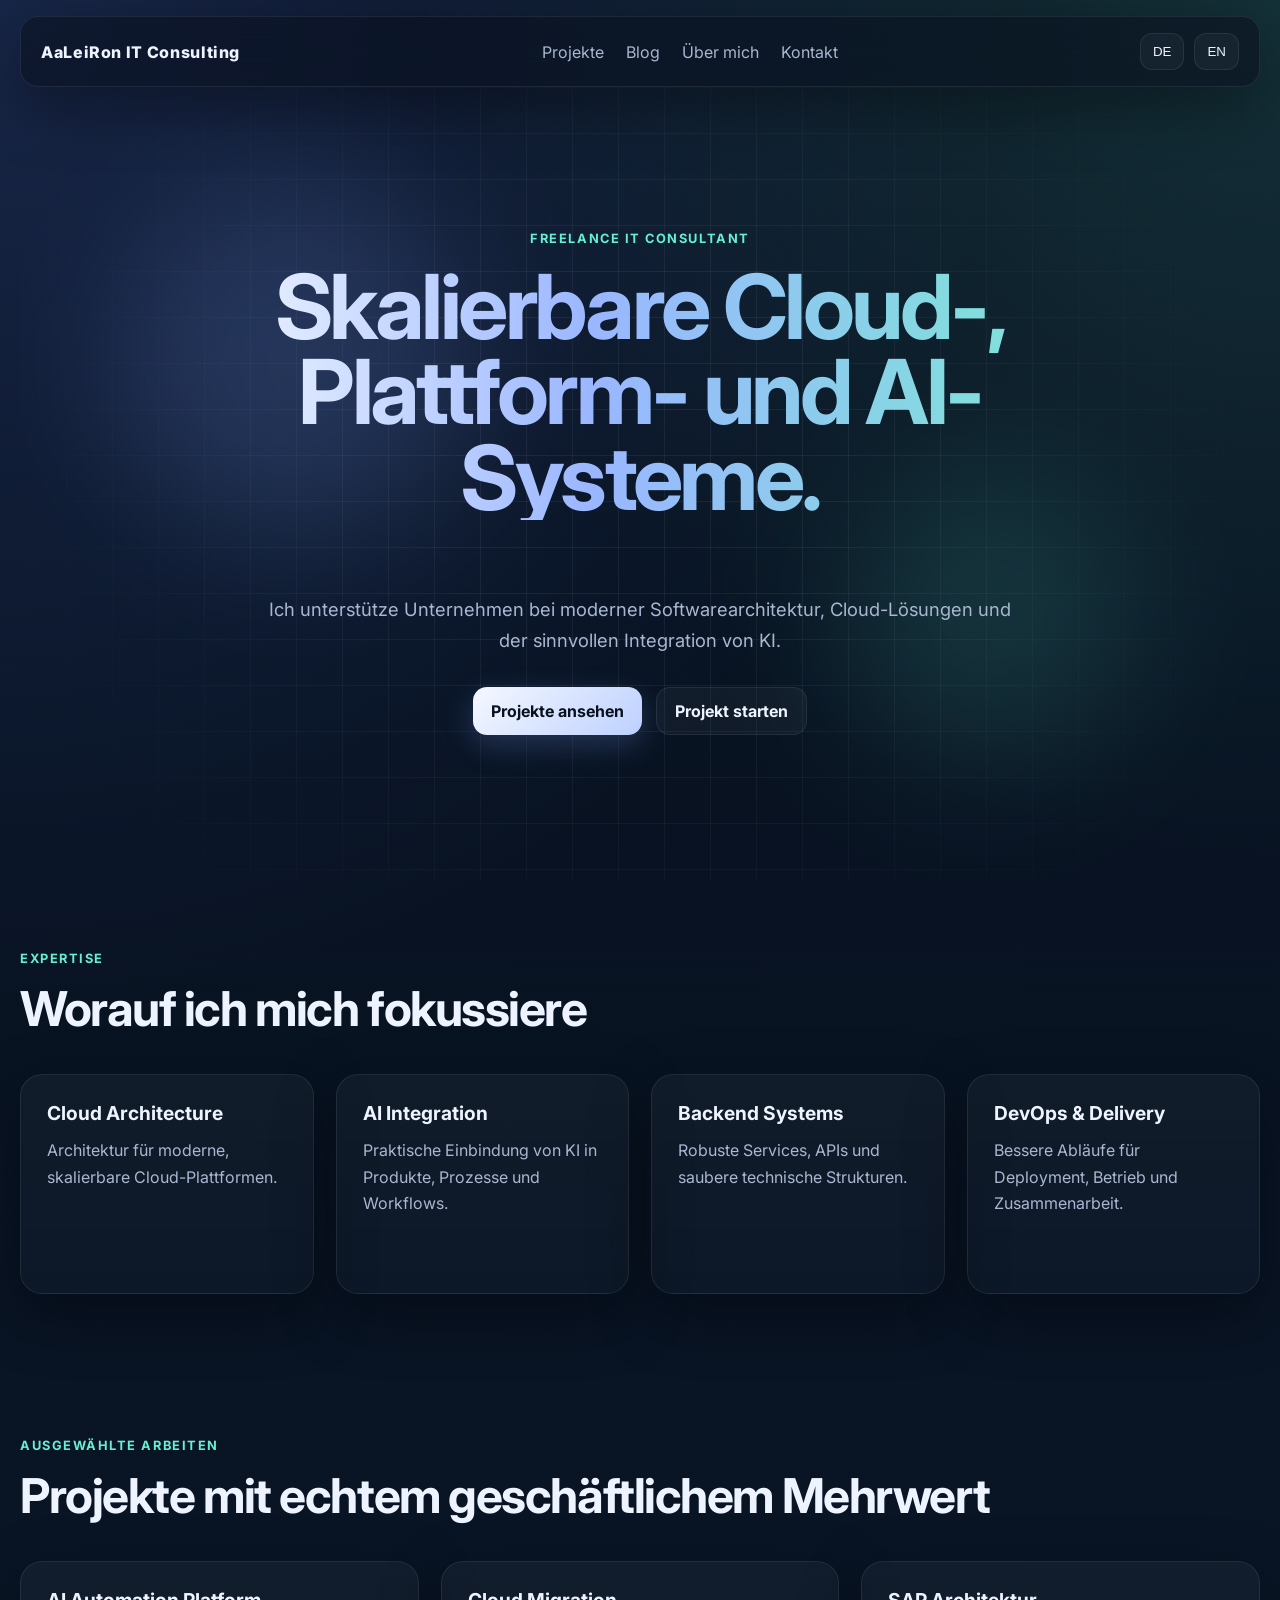
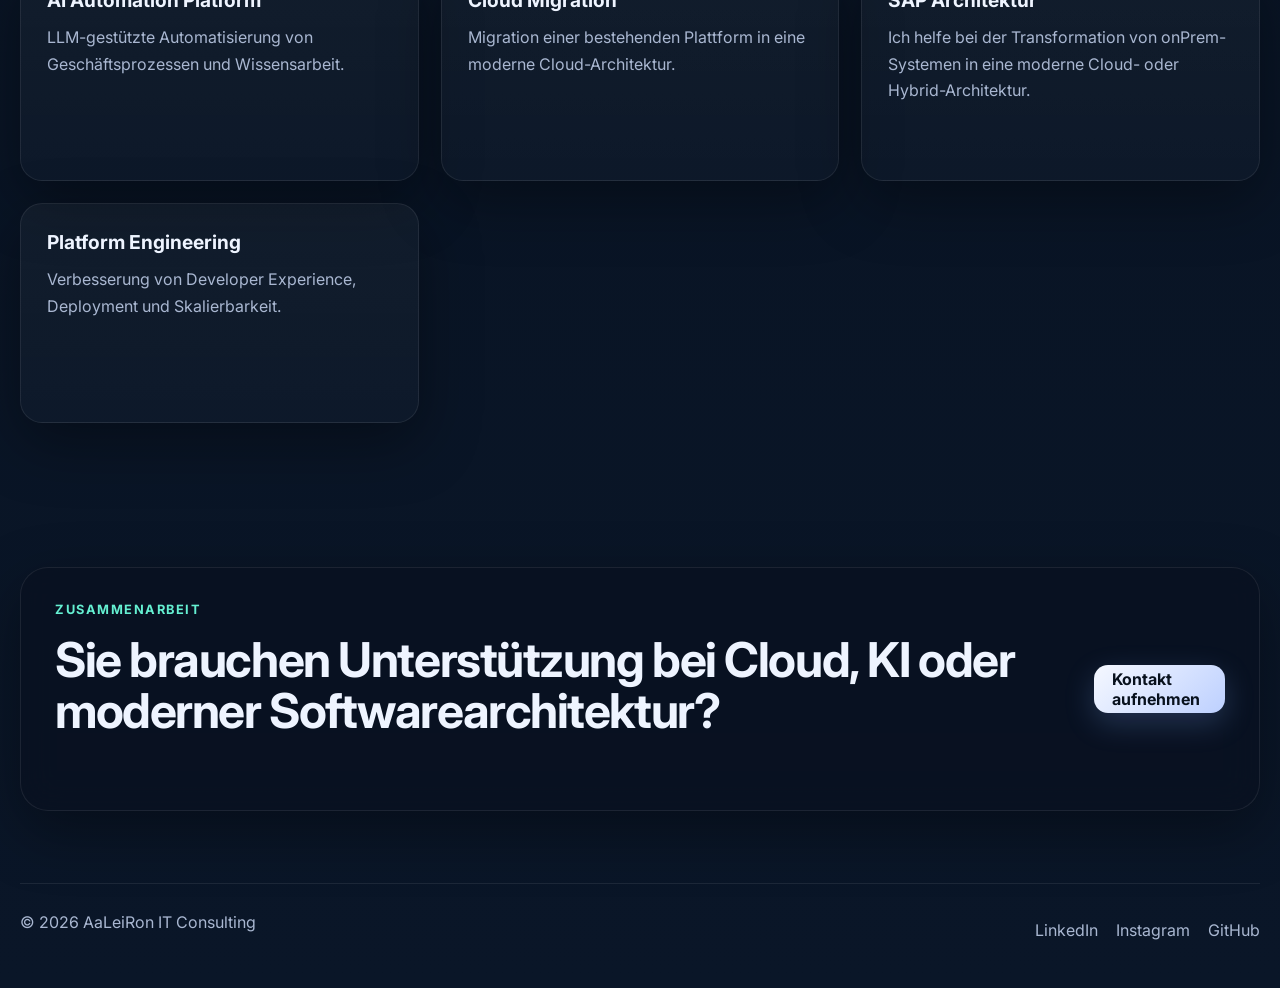
<file: index.html>
<!DOCTYPE html>
<html lang="de">
<head>
  <meta charset="UTF-8">
  <meta name="viewport" content="width=device-width, initial-scale=1.0">
  <title>Aaron | IT Consultant</title>
  <meta name="description" content="Freelance IT Consultant for cloud architecture, AI systems and scalable software.">
  <link rel="preconnect" href="https://fonts.googleapis.com">
  <link rel="preconnect" href="https://fonts.gstatic.com" crossorigin>
  <link href="https://fonts.googleapis.com/css2?family=Inter:wght@300;400;500;600;700;800&display=swap" rel="stylesheet">
  <link rel="stylesheet" href="css/style.css">
  <link rel="stylesheet" href="css/animations.css">
</head>
<body>
  <div class="page-shell">
    <header class="site-header glass">
      <a class="brand" href="index.html">AaLeiRon IT Consulting</a>
      <nav class="site-nav">
        <a href="projects.html" data-text="nav.projects">Projects</a>
        <a href="blog.html" data-text="nav.blog">Blog</a>
        <a href="about.html" data-text="nav.about">About</a>
        <a href="contact.html" data-text="nav.contact">Contact</a>
      </nav>
      <div class="header-actions">
        <button class="lang-btn" data-lang-switch="de">DE</button>
        <button class="lang-btn" data-lang-switch="en">EN</button>
      </div>
    </header>

    <main>
      <section class="hero section">
        <div class="hero-bg">
          <div class="grid-layer"></div>
          <div class="glow glow-a"></div>
          <div class="glow glow-b"></div>
        </div>

        <div class="hero-content reveal">
          <p class="eyebrow" data-text="home.eyebrow">Freelance IT Consultant</p>
          <h1 data-text="home.title">Building scalable cloud and AI systems.</h1>
          <p class="hero-copy" data-text="home.subtitle">I help companies design, build and improve modern digital platforms.</p>
          <div class="hero-actions">
            <a class="btn btn-primary" href="projects.html" data-text="home.primaryCta">View projects</a>
            <a class="btn btn-secondary" href="contact.html" data-text="home.secondaryCta">Start a project</a>
          </div>
        </div>
      </section>

      <section class="section reveal">
        <div class="section-head">
          <p class="eyebrow" data-text="home.skillsEyebrow">Expertise</p>
          <h2 data-text="home.skillsTitle">What I focus on</h2>
        </div>
        <div class="cards cards-4" id="home-skills"></div>
      </section>

      <section class="section reveal">
        <div class="section-head">
          <p class="eyebrow" data-text="home.projectsEyebrow">Selected work</p>
          <h2 data-text="home.projectsTitle">Projects that create real business value</h2>
        </div>
        <div class="cards cards-3" id="home-projects"></div>
      </section>

      <section class="section reveal">
        <div class="cta-panel glass">
          <div>
            <p class="eyebrow" data-text="home.ctaEyebrow">Let’s work together</p>
            <h2 data-text="home.ctaTitle">Need support with cloud, AI or modern software architecture?</h2>
          </div>
          <a class="btn btn-primary" href="contact.html" data-text="home.ctaButton">Get in touch</a>
        </div>
      </section>
    </main>

    <footer class="site-footer">
      <p>© 2026 AaLeiRon IT Consulting</p>
      <div class="footer-links">
        <a href="https://www.linkedin.com/in/aaron-leimhofer-655405397/" target="_blank" rel="noreferrer">LinkedIn</a>
        <a href="https://www.instagram.com/" target="_blank" rel="noreferrer">Instagram</a>
        <a href="https://github.com/AaLeiRon" target="_blank" rel="noreferrer">GitHub</a>
      </div>
    </footer>
  </div>

  <script src="js/content.js"></script>
  <script src="js/site.js"></script>
</body>
</html>
</file>
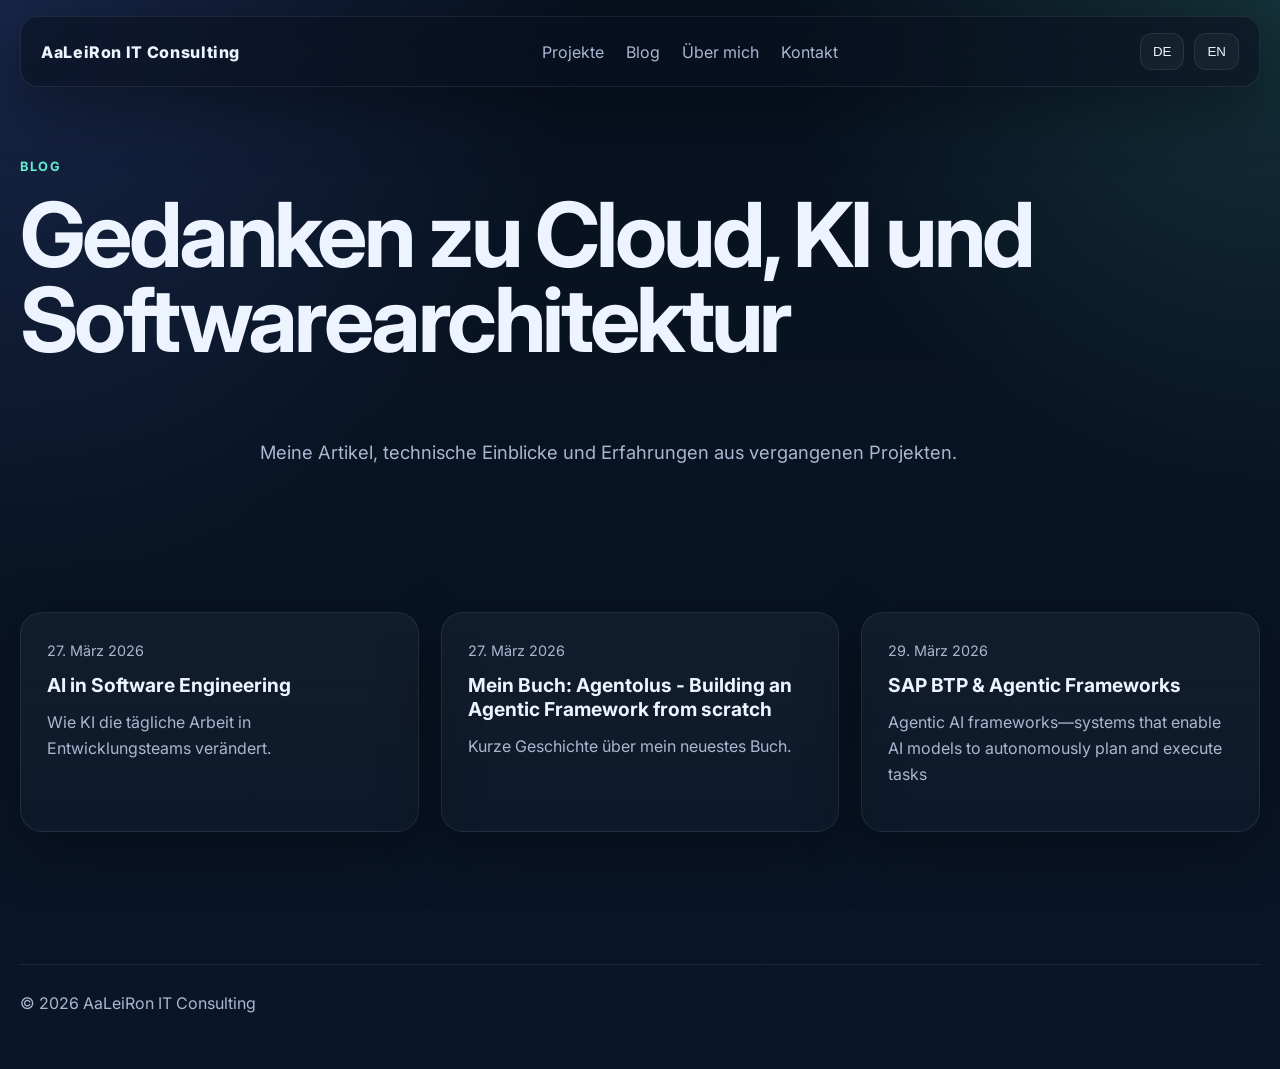
<file: blog.html>
<!DOCTYPE html>
<html lang="de">
<head>
  <meta charset="UTF-8">
  <meta name="viewport" content="width=device-width, initial-scale=1.0">
  <title>Blog | Aaron</title>
  <link rel="preconnect" href="https://fonts.googleapis.com">
  <link rel="preconnect" href="https://fonts.gstatic.com" crossorigin>
  <link href="https://fonts.googleapis.com/css2?family=Inter:wght@300;400;500;600;700;800&display=swap" rel="stylesheet">
  <link rel="stylesheet" href="css/style.css">
  <link rel="stylesheet" href="css/animations.css">
</head>
<body>
  <div class="page-shell">
    <header class="site-header glass">
      <a class="brand" href="index.html">AaLeiRon IT Consulting</a>
      <nav class="site-nav">
        <a href="projects.html" data-text="nav.projects">Projects</a>
        <a href="blog.html" data-text="nav.blog">Blog</a>
        <a href="about.html" data-text="nav.about">About</a>
        <a href="contact.html" data-text="nav.contact">Contact</a>
      </nav>
      <div class="header-actions">
        <button class="lang-btn" data-lang-switch="de">DE</button>
        <button class="lang-btn" data-lang-switch="en">EN</button>
      </div>
    </header>

    <main class="page-main">
      <section class="section reveal">
        <div class="page-intro">
          <p class="eyebrow" data-text="blog.eyebrow">Blog</p>
          <h1 data-text="blog.title"></h1>
          <p class="lead" data-text="blog.intro"></p>
        </div>
      </section>

      <section class="section reveal">
        <div class="cards cards-3" id="blog-list"></div>
      </section>

    </main>

    <footer class="site-footer"><p>© 2026 AaLeiRon IT Consulting</p></footer>
  </div>
  <script src="js/content.js"></script>
  <script src="js/site.js"></script>
</body>
</html>
</file>
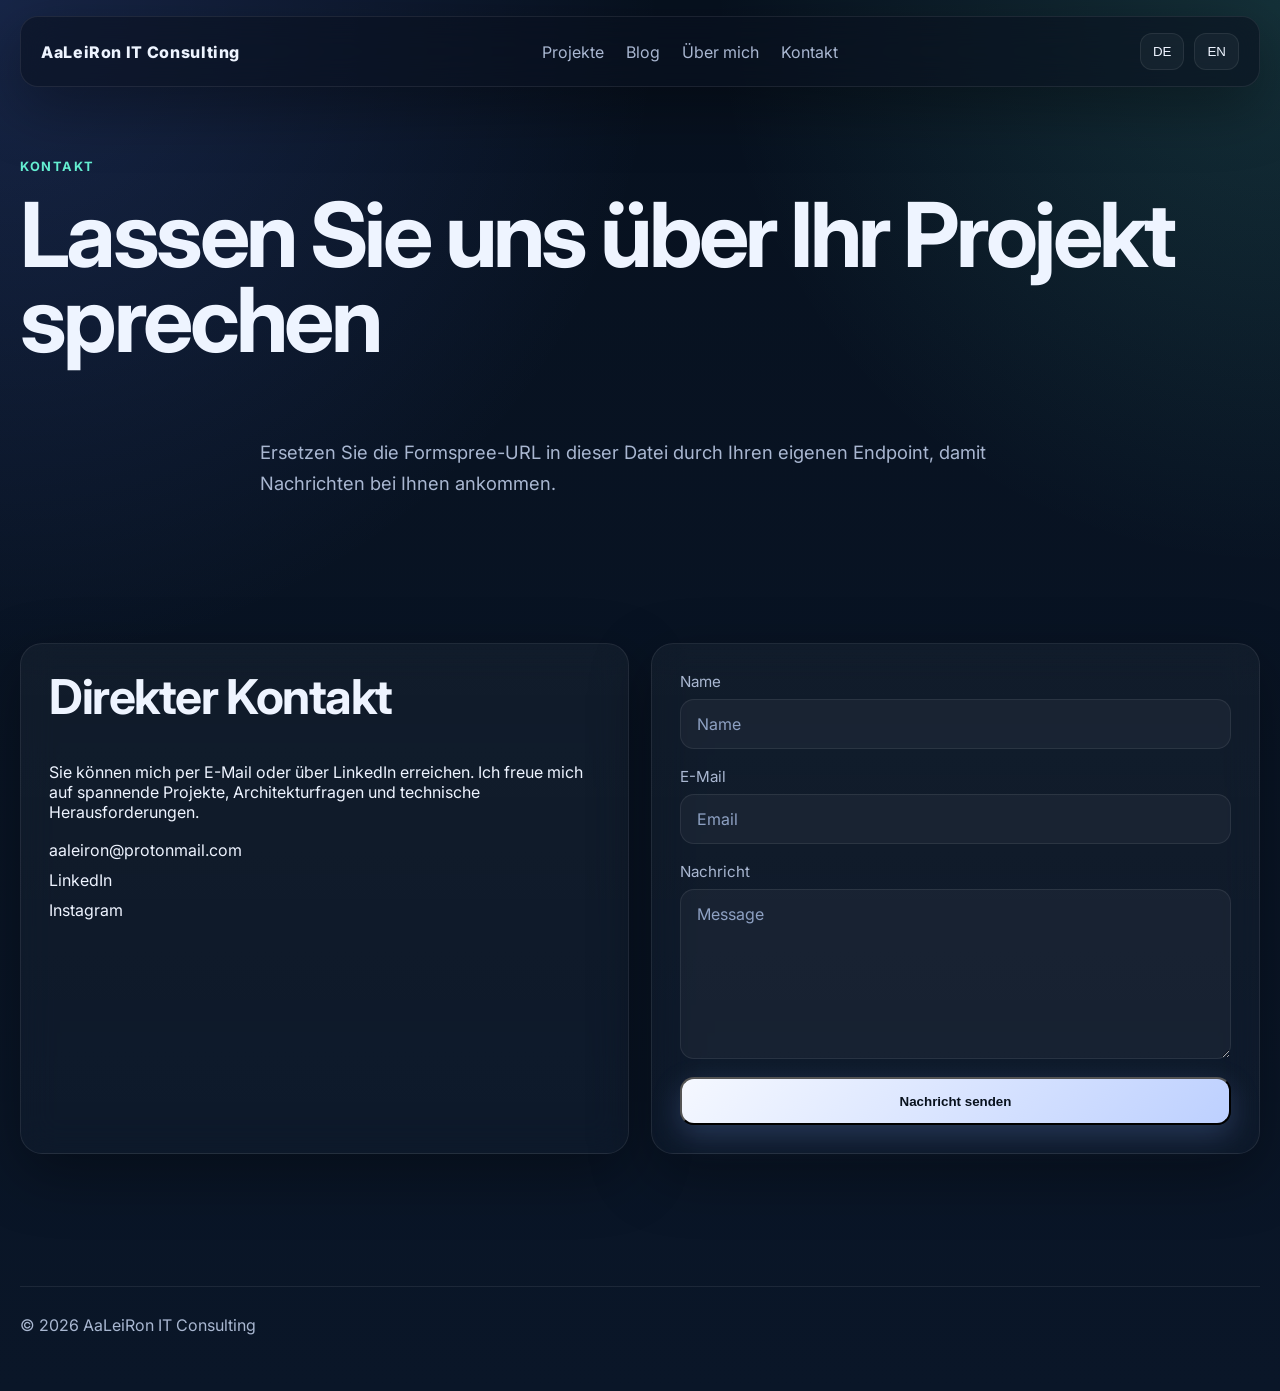
<file: contact.html>
<!DOCTYPE html>
<html lang="de">
<head>
  <meta charset="UTF-8">
  <meta name="viewport" content="width=device-width, initial-scale=1.0">
  <title>Contact | Aaron</title>
  <link rel="preconnect" href="https://fonts.googleapis.com">
  <link rel="preconnect" href="https://fonts.gstatic.com" crossorigin>
  <link href="https://fonts.googleapis.com/css2?family=Inter:wght@300;400;500;600;700;800&display=swap" rel="stylesheet">
  <link rel="stylesheet" href="css/style.css">
  <link rel="stylesheet" href="css/animations.css">
</head>
<body>
  <div class="page-shell">
    <header class="site-header glass">
      <a class="brand" href="index.html">AaLeiRon IT Consulting</a>
      <nav class="site-nav">
        <a href="projects.html" data-text="nav.projects">Projects</a>
        <a href="blog.html" data-text="nav.blog">Blog</a>
        <a href="about.html" data-text="nav.about">About</a>
        <a href="contact.html" data-text="nav.contact">Contact</a>
      </nav>
      <div class="header-actions">
        <button class="lang-btn" data-lang-switch="de">DE</button>
        <button class="lang-btn" data-lang-switch="en">EN</button>
      </div>
    </header>

    <main class="page-main">
      <section class="section reveal">
        <div class="page-intro">
          <p class="eyebrow" data-text="contact.eyebrow">Contact</p>
          <h1 data-text="contact.title"></h1>
          <p class="lead" data-text="contact.intro"></p>
        </div>
      </section>

      <section class="section reveal two-col">
        <div class="glass panel">
          <h2 data-text="contact.detailsTitle">Direct contact</h2>
          <p data-text="contact.detailsText"></p>
          <div class="contact-links">
            <a href="mailto:you@example.com">aaleiron@protonmail.com</a>
            <a href="https://www.linkedin.com/in/aaron-leimhofer-655405397/" target="_blank" rel="noreferrer">LinkedIn</a>
            <a href="https://www.instagram.com/" target="_blank" rel="noreferrer">Instagram</a>
          </div>
        </div>
        <form class="contact-form glass panel" action="https://formspree.io/f/yourid" method="POST">
          <label><span data-text="contact.formName">Name</span><input type="text" name="name" placeholder="Name" required></label>
          <label><span data-text="contact.formEmail">Email</span><input type="email" name="email" placeholder="Email" required></label>
          <label><span data-text="contact.formMessage">Message</span><textarea name="message" rows="7" placeholder="Message" required></textarea></label>
          <button class="btn btn-primary" type="submit" data-text="contact.formButton">Send message</button>
        </form>
      </section>

    </main>

    <footer class="site-footer"><p>© 2026 AaLeiRon IT Consulting</p></footer>
  </div>
  <script src="js/content.js"></script>
  <script src="js/site.js"></script>
</body>
</html>
</file>
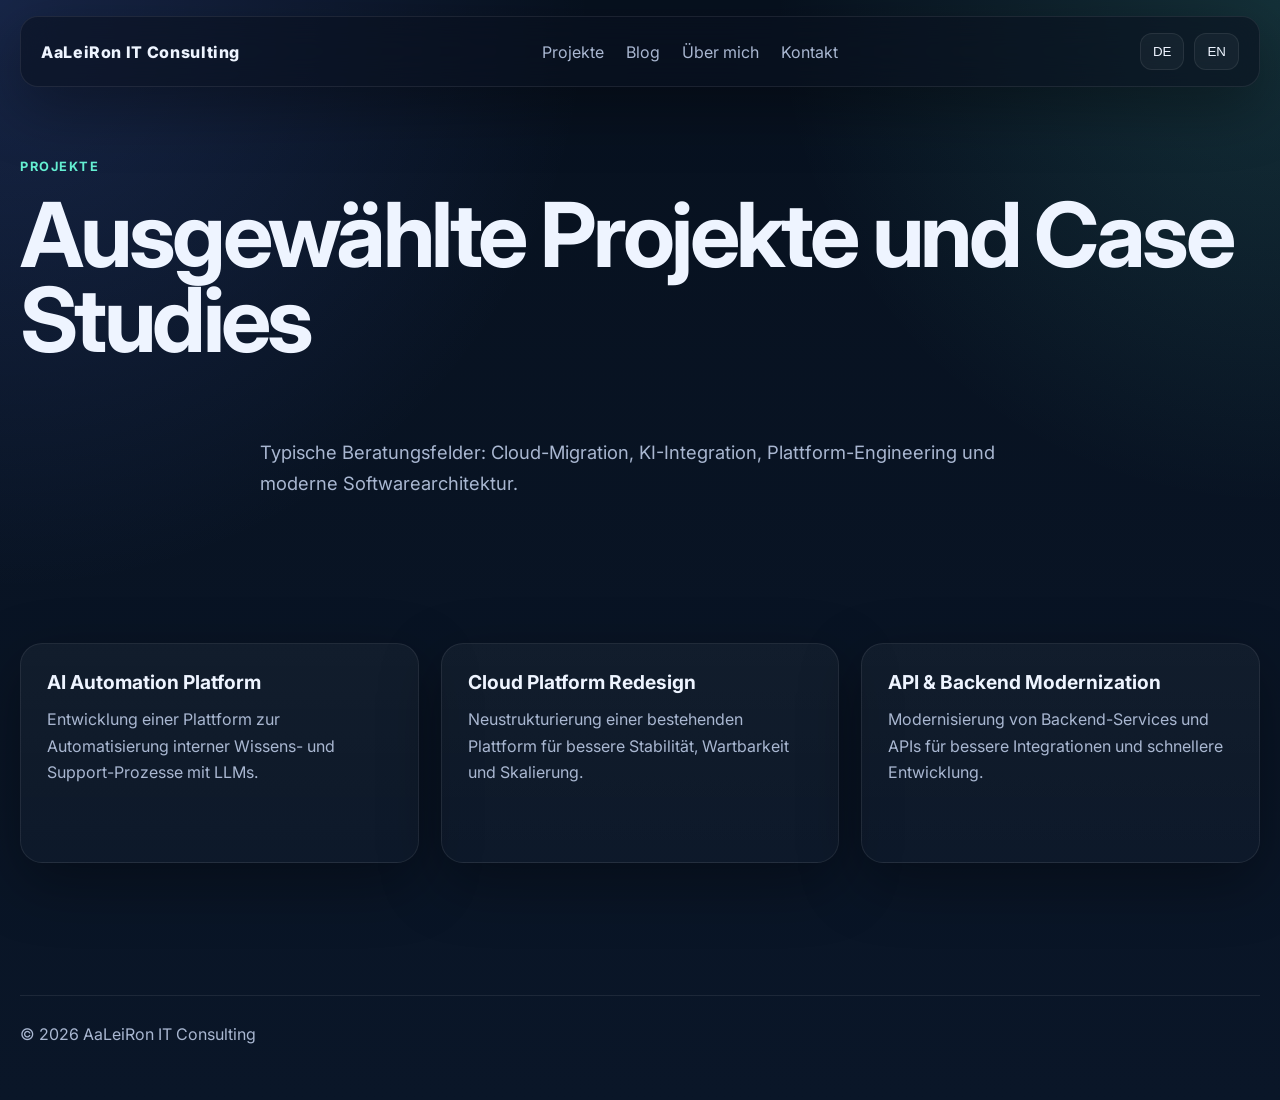
<file: projects.html>
<!DOCTYPE html>
<html lang="de">
<head>
  <meta charset="UTF-8">
  <meta name="viewport" content="width=device-width, initial-scale=1.0">
  <title>Projects | Aaron</title>
  <link rel="preconnect" href="https://fonts.googleapis.com">
  <link rel="preconnect" href="https://fonts.gstatic.com" crossorigin>
  <link href="https://fonts.googleapis.com/css2?family=Inter:wght@300;400;500;600;700;800&display=swap" rel="stylesheet">
  <link rel="stylesheet" href="css/style.css">
  <link rel="stylesheet" href="css/animations.css">
</head>
<body>
  <div class="page-shell">
    <header class="site-header glass">
      <a class="brand" href="index.html">AaLeiRon IT Consulting</a>
      <nav class="site-nav">
        <a href="projects.html" data-text="nav.projects">Projects</a>
        <a href="blog.html" data-text="nav.blog">Blog</a>
        <a href="about.html" data-text="nav.about">About</a>
        <a href="contact.html" data-text="nav.contact">Contact</a>
      </nav>
      <div class="header-actions">
        <button class="lang-btn" data-lang-switch="de">DE</button>
        <button class="lang-btn" data-lang-switch="en">EN</button>
      </div>
    </header>

    <main class="page-main">
      <section class="section reveal">
        <div class="page-intro">
          <p class="eyebrow" data-text="projects.eyebrow">Projects</p>
          <h1 data-text="projects.title"></h1>
          <p class="lead" data-text="projects.intro"></p>
        </div>
      </section>

      <section class="section reveal">
        <div class="cards cards-3" id="projects-list"></div>
      </section>

    </main>

    <footer class="site-footer"><p>© 2026 AaLeiRon IT Consulting</p></footer>
  </div>
  <script src="js/content.js"></script>
  <script src="js/site.js"></script>
</body>
</html>
</file>
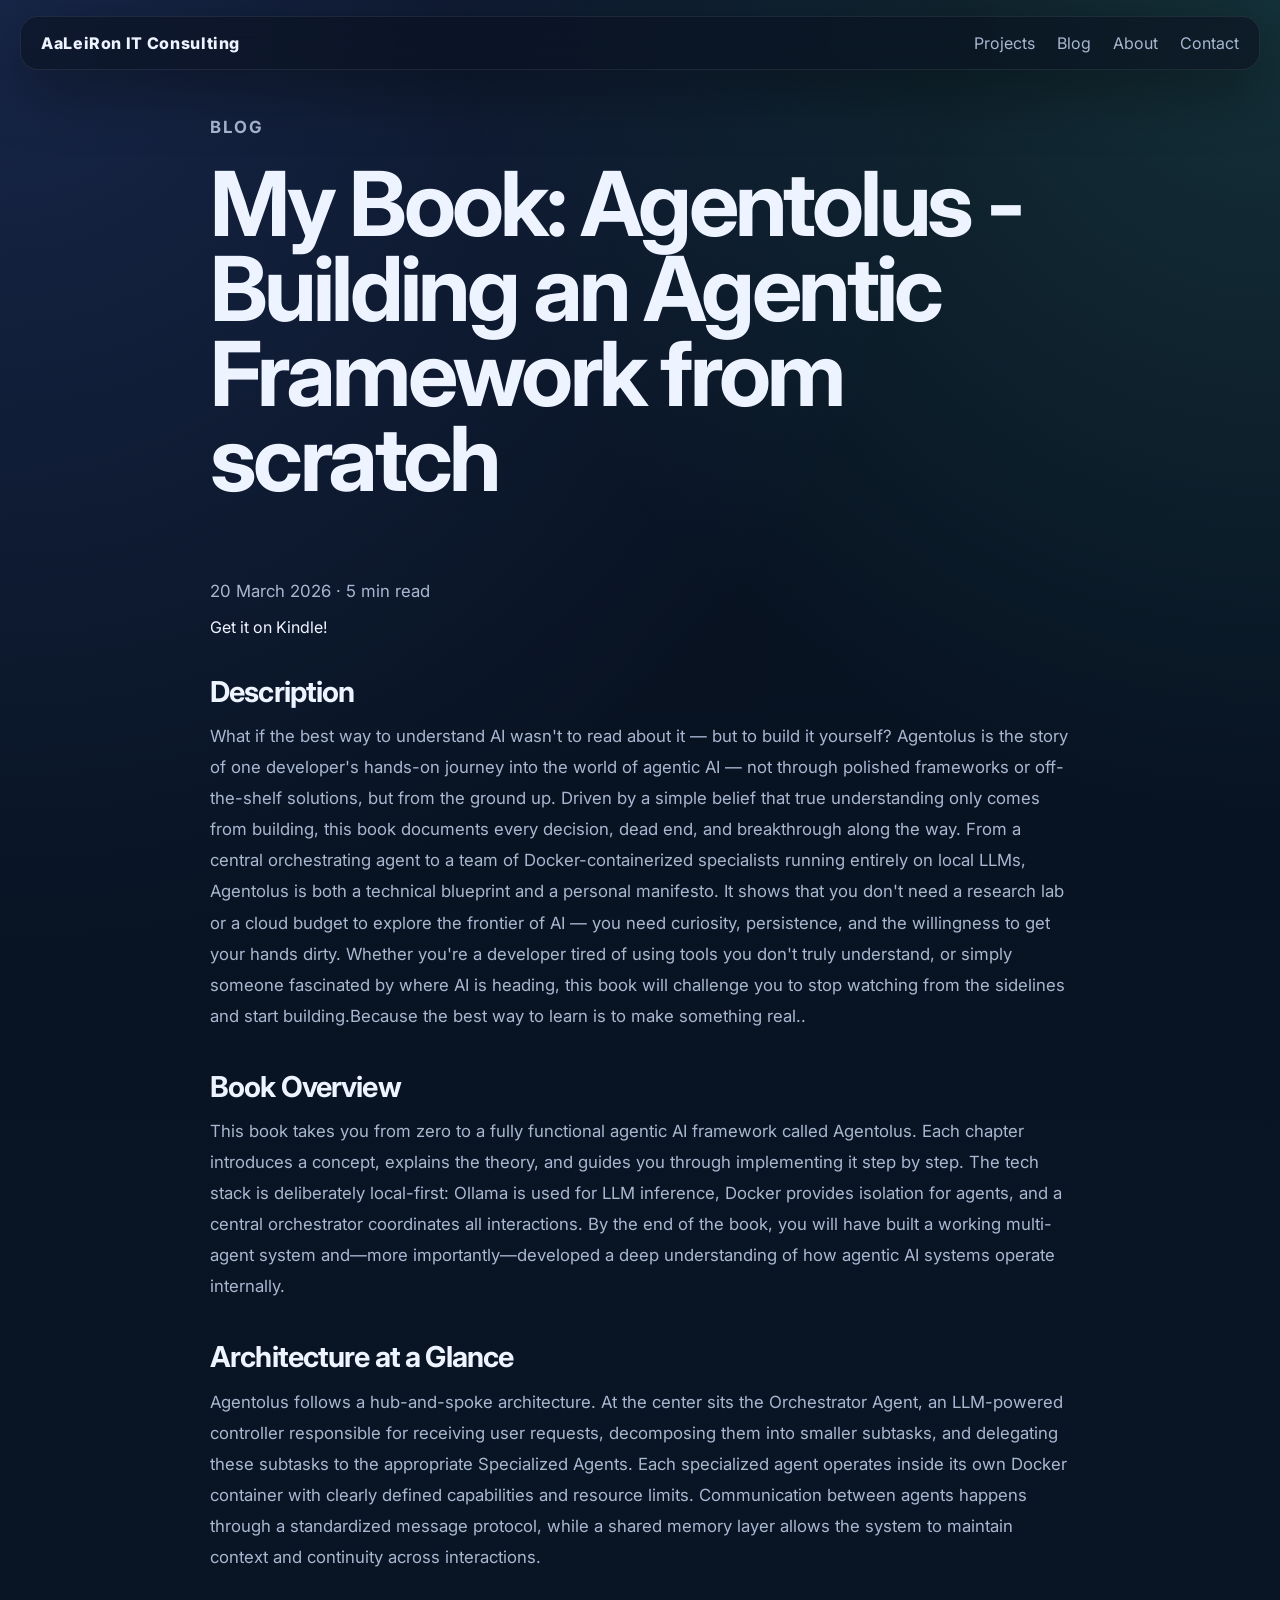
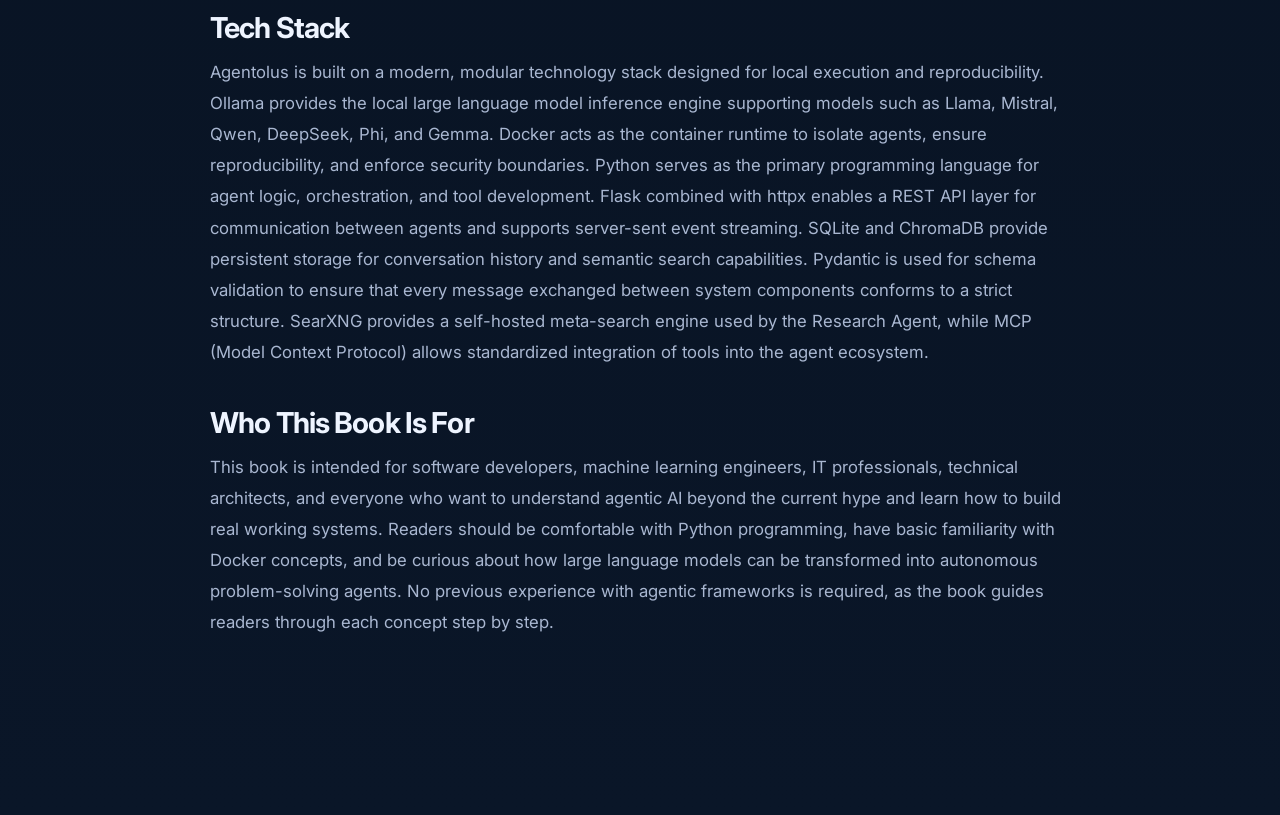
<file: blog/Agentolus.html>
<!DOCTYPE html>
<html lang="de">
<head>
  <meta charset="UTF-8">
  <meta name="viewport" content="width=device-width, initial-scale=1.0">
  <title>New Blog Post</title>
  <link rel="preconnect" href="https://fonts.googleapis.com">
  <link rel="preconnect" href="https://fonts.gstatic.com" crossorigin>
  <link href="https://fonts.googleapis.com/css2?family=Inter:wght@300;400;500;600;700;800&display=swap" rel="stylesheet">
  <link rel="stylesheet" href="../css/style.css">
</head>
<body>
  <div class="page-shell">
    <header class="site-header glass">
      <a class="brand" href="../index.html">AaLeiRon IT Consulting</a>
      <nav class="site-nav">
        <a href="../projects.html">Projects</a>
        <a href="../blog.html">Blog</a>
        <a href="../about.html">About</a>
        <a href="../contact.html">Contact</a>
      </nav>
    </header>

    <main class="page-main">
      <article class="blog-article reveal">
        <p class="eyebrow">Blog</p>
        <h1>My Book: Agentolus - Building an Agentic Framework from scratch</h1>
        <p class="meta">20 March 2026 · 5 min read</p>
        <a href="https://www.amazon.de/dp/B0GTRD4NP9/ref=sr_1_1?__mk_de_DE=%C3%85M%C3%85%C5%BD%C3%95%C3%91&crid=K7AYRH8XTGMW&dib=eyJ2IjoiMSJ9.aO4cTxaXNGegrpMHUQvbrklJ2RqVSCNcWl5-qa5pnocbb1Y8ibwZXlUkgogqNqzbtxxKFRLemTQmPk4LJjvgNhiQRvqBnXtVJ0npBH2HeOPSkkrDagXC0W7PHASv3L_iwdGXLcSfNdsCl3kYO_4pCg.I7k_prKLoCmWDZ_blInfiWlDEU4SxljQAgTsyxVwtSc&dib_tag=se&keywords=Building+Agentolus+-+An+Agentic+Framwork%E2%80%9C&qid=1774368605&s=digital-text&sprefix=building+agentolus+-+an+agentic+framwork+%2Cdigital-text%2C126&sr=1-1" class="button">Get it on Kindle!</a>
        <h2>Description</h2>
        <p>What if the best way to understand AI wasn't to read about it — but to build it yourself?
Agentolus is the story of one developer's hands-on journey into the world of agentic AI — not through polished frameworks or off-the-shelf solutions, but from the ground up. Driven by a simple belief that true understanding only comes from building, this book documents every decision, dead end, and breakthrough along the way.
From a central orchestrating agent to a team of Docker-containerized specialists running entirely on local LLMs, Agentolus is both a technical blueprint and a personal manifesto. It shows that you don't need a research lab or a cloud budget to explore the frontier of AI — you need curiosity, persistence, and the willingness to get your hands dirty.
Whether you're a developer tired of using tools you don't truly understand, or simply someone fascinated by where AI is heading, this book will challenge you to stop watching from the sidelines and start building.Because the best way to learn is to make something real..</p>
       <h2>Book Overview</h2>
<p>
This book takes you from zero to a fully functional agentic AI framework called Agentolus. Each chapter introduces a concept, explains the theory, and guides you through implementing it step by step. The tech stack is deliberately local-first: Ollama is used for LLM inference, Docker provides isolation for agents, and a central orchestrator coordinates all interactions. By the end of the book, you will have built a working multi-agent system and—more importantly—developed a deep understanding of how agentic AI systems operate internally.
</p>

<h2>Architecture at a Glance</h2>
<p>
Agentolus follows a hub-and-spoke architecture. At the center sits the Orchestrator Agent, an LLM-powered controller responsible for receiving user requests, decomposing them into smaller subtasks, and delegating these subtasks to the appropriate Specialized Agents. Each specialized agent operates inside its own Docker container with clearly defined capabilities and resource limits. Communication between agents happens through a standardized message protocol, while a shared memory layer allows the system to maintain context and continuity across interactions.
</p>

<h2>Tech Stack</h2>
<p>
Agentolus is built on a modern, modular technology stack designed for local execution and reproducibility. Ollama provides the local large language model inference engine supporting models such as Llama, Mistral, Qwen, DeepSeek, Phi, and Gemma. Docker acts as the container runtime to isolate agents, ensure reproducibility, and enforce security boundaries. Python serves as the primary programming language for agent logic, orchestration, and tool development. Flask combined with httpx enables a REST API layer for communication between agents and supports server-sent event streaming. SQLite and ChromaDB provide persistent storage for conversation history and semantic search capabilities. Pydantic is used for schema validation to ensure that every message exchanged between system components conforms to a strict structure. SearXNG provides a self-hosted meta-search engine used by the Research Agent, while MCP (Model Context Protocol) allows standardized integration of tools into the agent ecosystem.
</p>

<h2>Who This Book Is For</h2>
<p>
This book is intended for software developers, machine learning engineers, IT professionals, technical architects, and everyone who want to understand agentic AI beyond the current hype and learn how to build real working systems. Readers should be comfortable with Python programming, have basic familiarity with Docker concepts, and be curious about how large language models can be transformed into autonomous problem-solving agents. No previous experience with agentic frameworks is required, as the book guides readers through each concept step by step.
</p>
      </article>
    </main>
  </div>
</body>
</html>
</file>
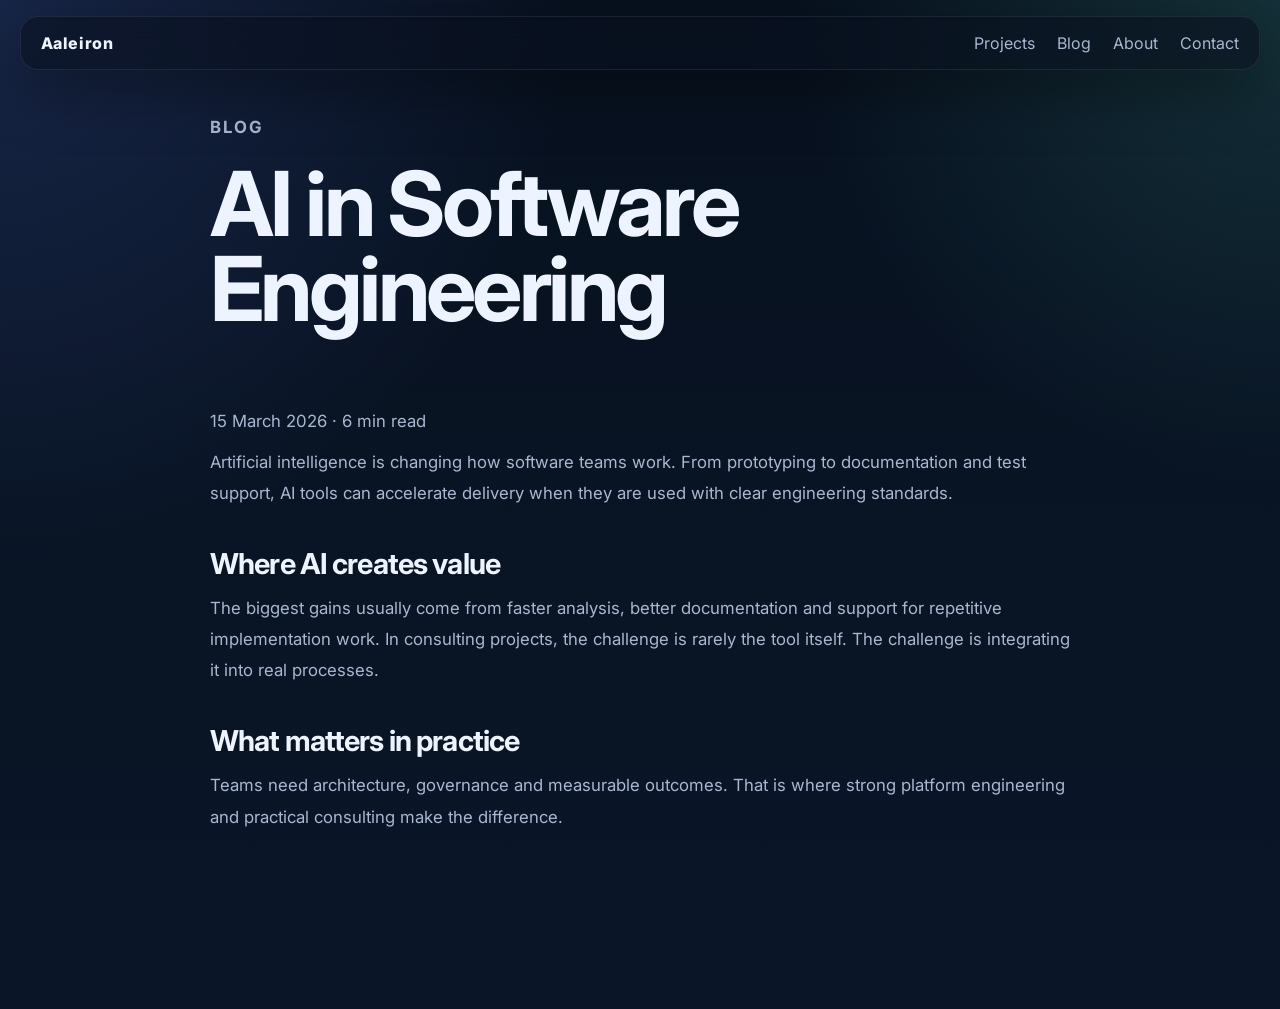
<file: blog/ai-in-software-engineering.html>
<!DOCTYPE html>
<html lang="de">
<head>
  <meta charset="UTF-8">
  <meta name="viewport" content="width=device-width, initial-scale=1.0">
  <title>AI in Software Engineering</title>
  <link rel="preconnect" href="https://fonts.googleapis.com">
  <link rel="preconnect" href="https://fonts.gstatic.com" crossorigin>
  <link href="https://fonts.googleapis.com/css2?family=Inter:wght@300;400;500;600;700;800&display=swap" rel="stylesheet">
  <link rel="stylesheet" href="../css/style.css">
</head>
<body>
  <div class="page-shell">
    <header class="site-header glass">
      <a class="brand" href="../index.html">Aaleiron</a>
      <nav class="site-nav">
        <a href="../projects.html">Projects</a>
        <a href="../blog.html">Blog</a>
        <a href="../about.html">About</a>
        <a href="../contact.html">Contact</a>
      </nav>
    </header>

    <main class="page-main">
      <article class="blog-article reveal">
        <p class="eyebrow">Blog</p>
        <h1>AI in Software Engineering</h1>
        <p class="meta">15 March 2026 · 6 min read</p>
        <p>Artificial intelligence is changing how software teams work. From prototyping to documentation and test support, AI tools can accelerate delivery when they are used with clear engineering standards.</p>
        <h2>Where AI creates value</h2>
        <p>The biggest gains usually come from faster analysis, better documentation and support for repetitive implementation work. In consulting projects, the challenge is rarely the tool itself. The challenge is integrating it into real processes.</p>
        <h2>What matters in practice</h2>
        <p>Teams need architecture, governance and measurable outcomes. That is where strong platform engineering and practical consulting make the difference.</p>
      </article>
    </main>
  </div>
</body>
</html>
</file>
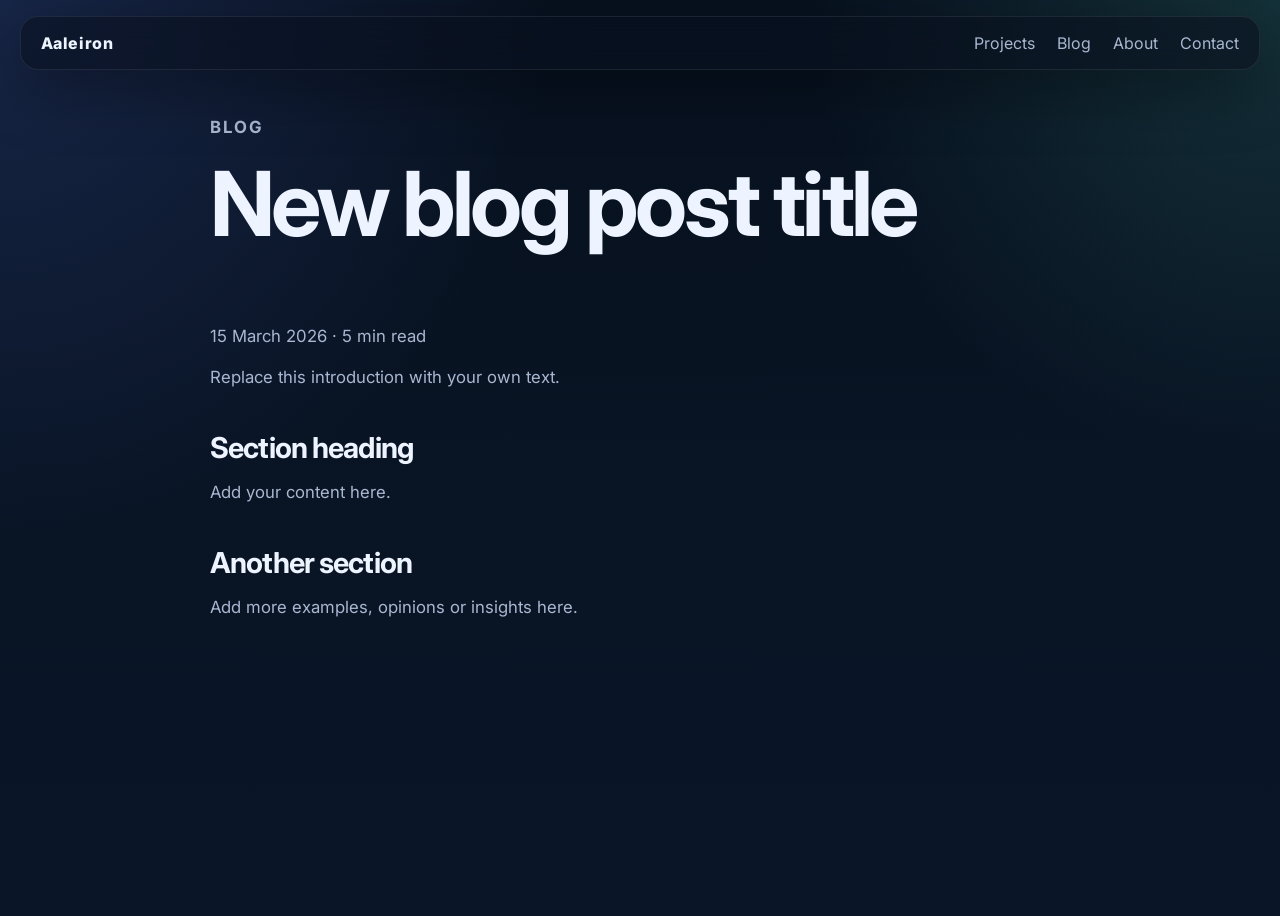
<file: blog/post-template.html>
<!DOCTYPE html>
<html lang="de">
<head>
  <meta charset="UTF-8">
  <meta name="viewport" content="width=device-width, initial-scale=1.0">
  <title>New Blog Post</title>
  <link rel="preconnect" href="https://fonts.googleapis.com">
  <link rel="preconnect" href="https://fonts.gstatic.com" crossorigin>
  <link href="https://fonts.googleapis.com/css2?family=Inter:wght@300;400;500;600;700;800&display=swap" rel="stylesheet">
  <link rel="stylesheet" href="../css/style.css">
</head>
<body>
  <div class="page-shell">
    <header class="site-header glass">
      <a class="brand" href="../index.html">Aaleiron</a>
      <nav class="site-nav">
        <a href="../projects.html">Projects</a>
        <a href="../blog.html">Blog</a>
        <a href="../about.html">About</a>
        <a href="../contact.html">Contact</a>
      </nav>
    </header>

    <main class="page-main">
      <article class="blog-article reveal">
        <p class="eyebrow">Blog</p>
        <h1>New blog post title</h1>
        <p class="meta">15 March 2026 · 5 min read</p>
        <p>Replace this introduction with your own text.</p>
        <h2>Section heading</h2>
        <p>Add your content here.</p>
        <h2>Another section</h2>
        <p>Add more examples, opinions or insights here.</p>
      </article>
    </main>
  </div>
</body>
</html>
</file>
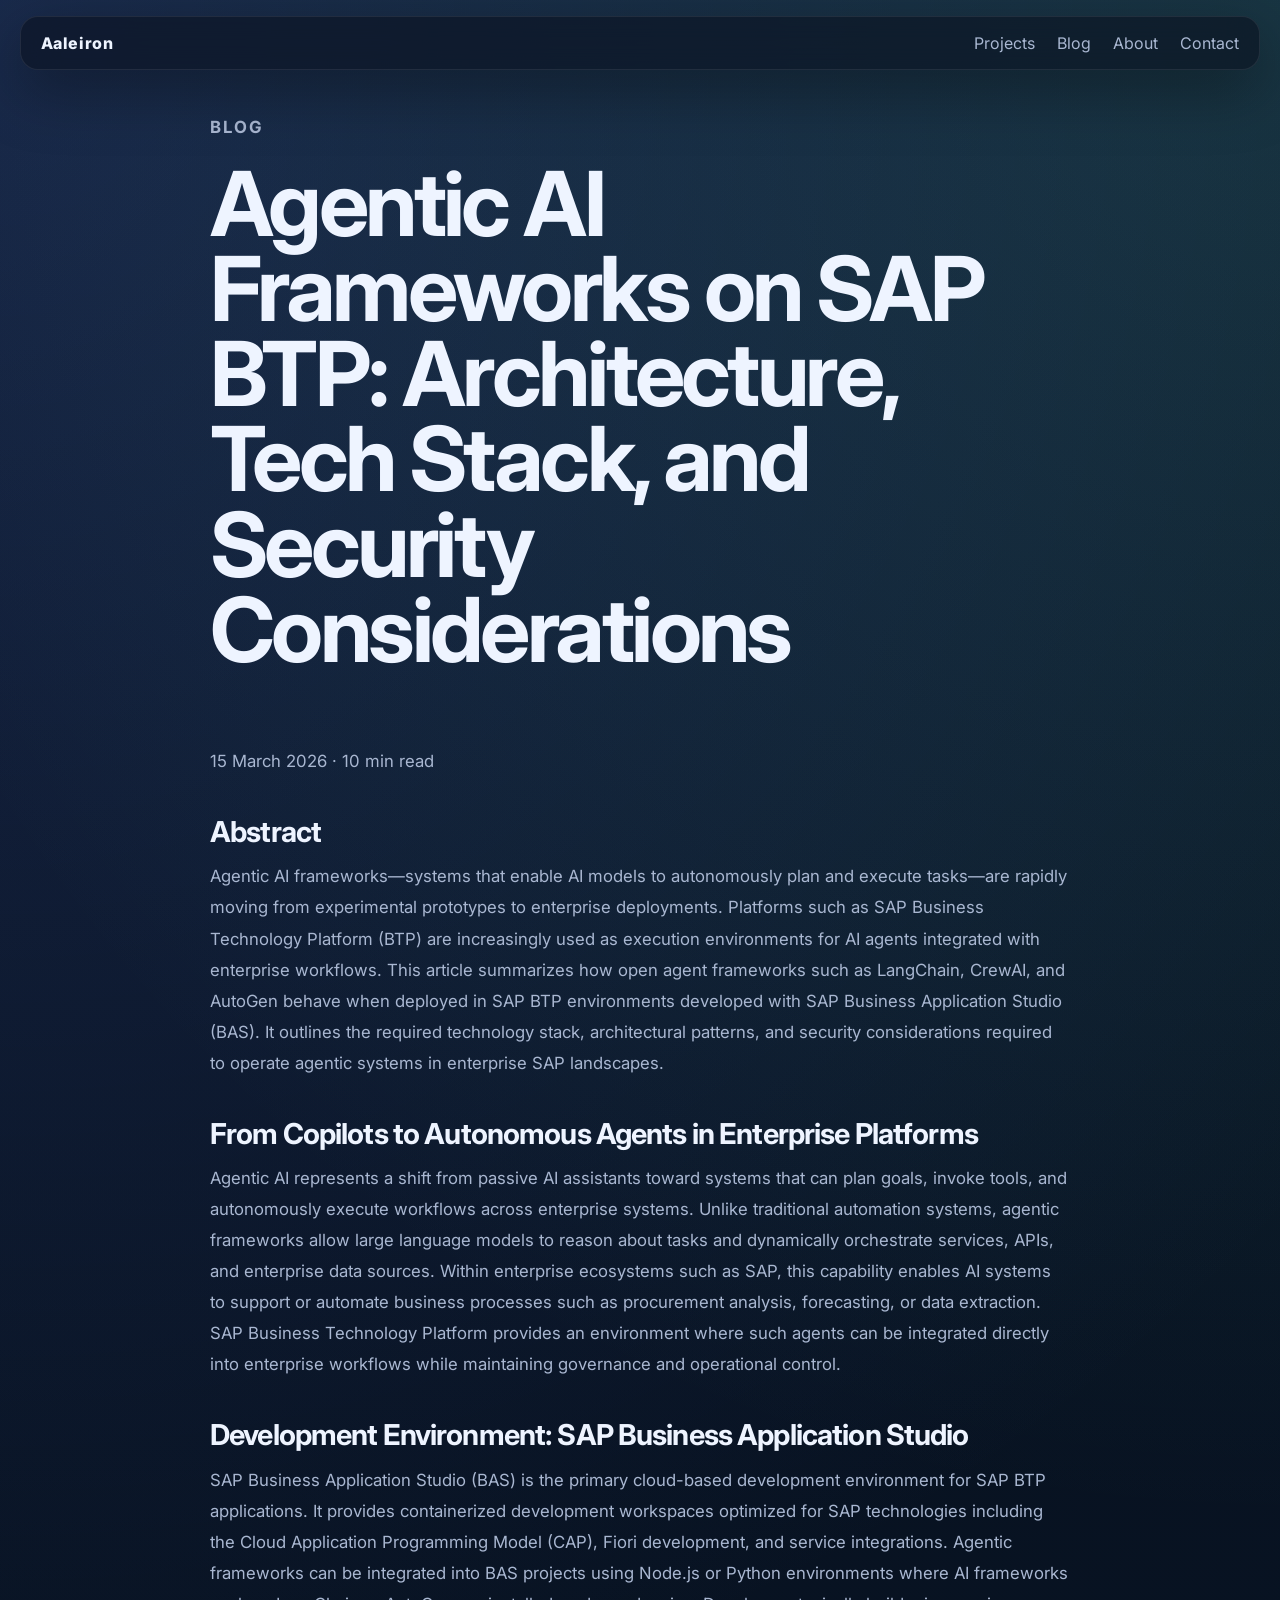
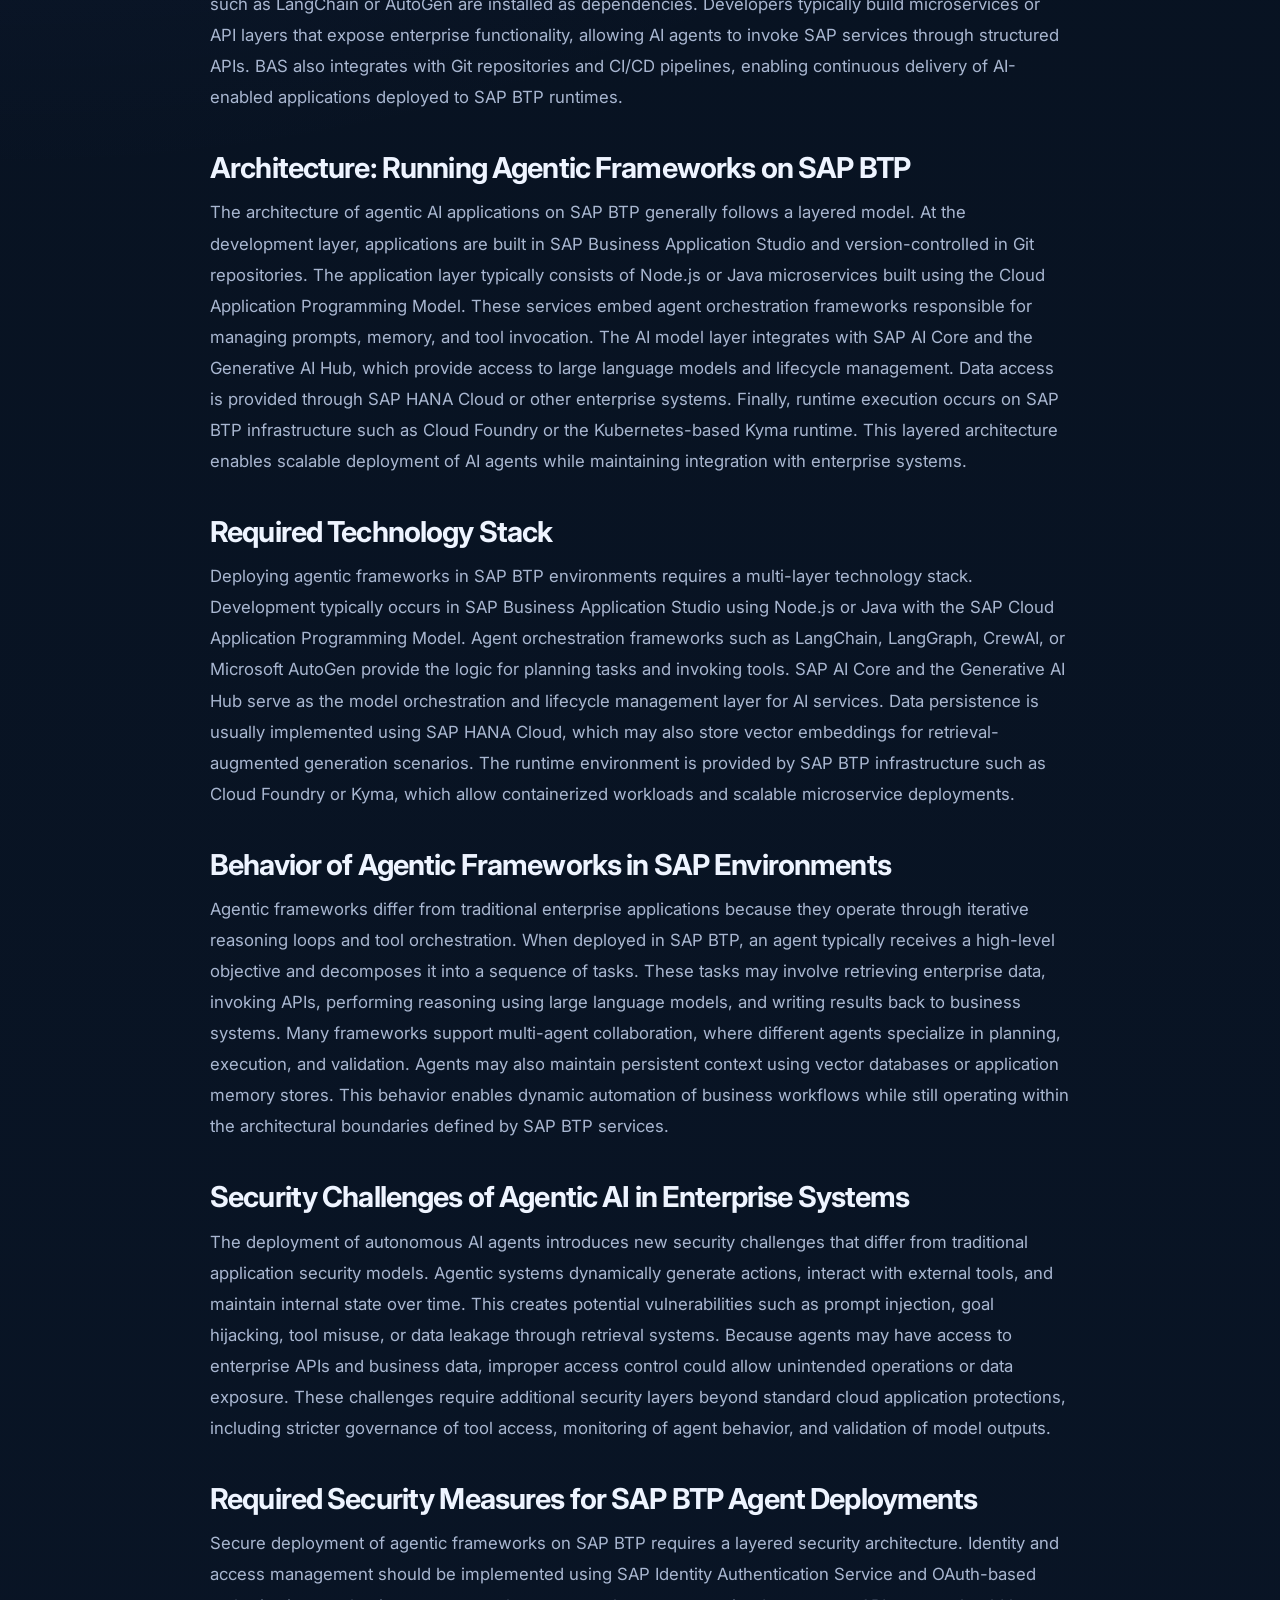
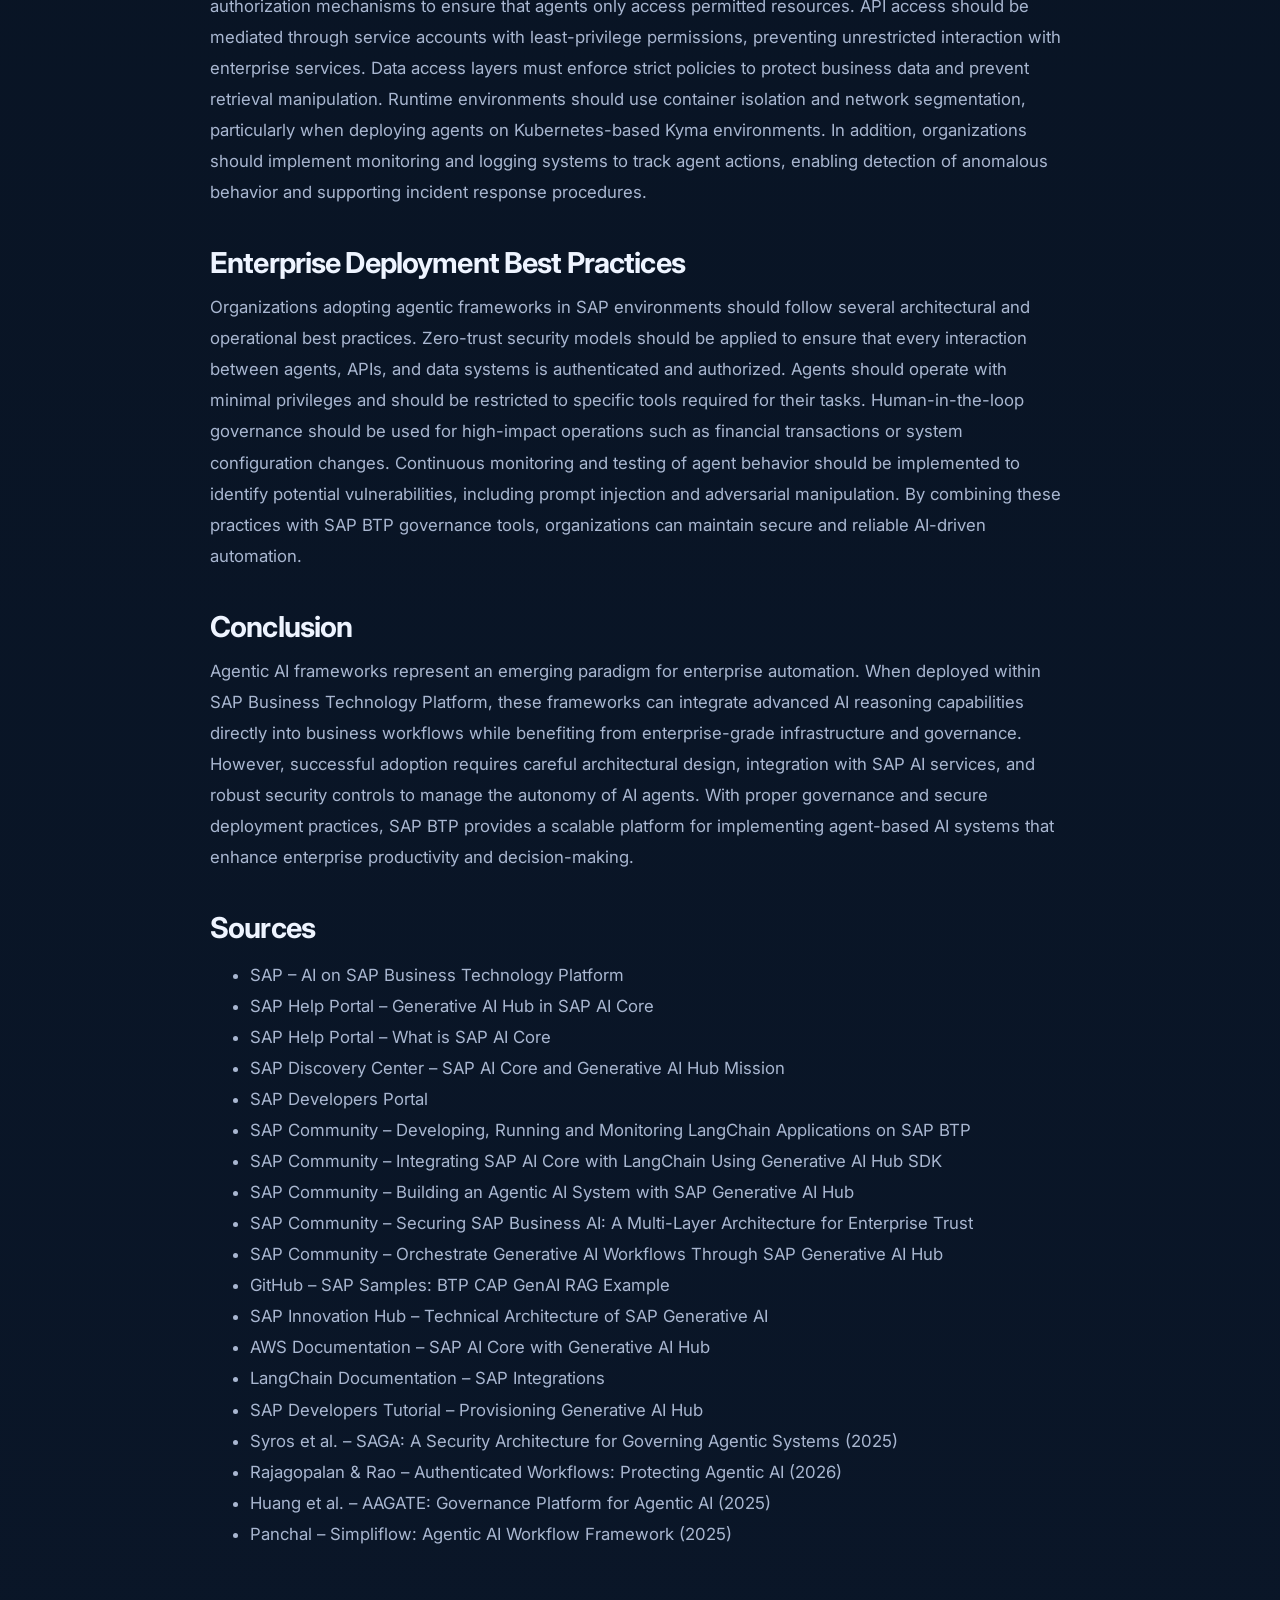
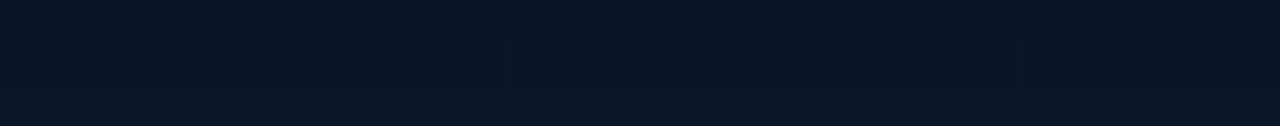
<file: blog/SAP-agentic-frameworks.html>
<!DOCTYPE html>
<html lang="de">
<head>
  <meta charset="UTF-8">
  <meta name="viewport" content="width=device-width, initial-scale=1.0">
  <title>New Blog Post</title>
  <link rel="preconnect" href="https://fonts.googleapis.com">
  <link rel="preconnect" href="https://fonts.gstatic.com" crossorigin>
  <link href="https://fonts.googleapis.com/css2?family=Inter:wght@300;400;500;600;700;800&display=swap" rel="stylesheet">
  <link rel="stylesheet" href="../css/style.css">
</head>
<body>
  <div class="page-shell">
    <header class="site-header glass">
      <a class="brand" href="../index.html">Aaleiron</a>
      <nav class="site-nav">
        <a href="../projects.html">Projects</a>
        <a href="../blog.html">Blog</a>
        <a href="../about.html">About</a>
        <a href="../contact.html">Contact</a>
      </nav>
    </header>

    <main class="page-main">
      <article class="blog-article reveal">
        <p class="eyebrow">Blog</p>
        <h1>Agentic AI Frameworks on SAP BTP: Architecture, Tech Stack, and Security Considerations</h1>
        <p class="meta">15 March 2026 · 10 min read</p>
        <h2>Abstract</h2>
<p>
Agentic AI frameworks—systems that enable AI models to autonomously plan and execute tasks—are rapidly moving from experimental prototypes to enterprise deployments. Platforms such as SAP Business Technology Platform (BTP) are increasingly used as execution environments for AI agents integrated with enterprise workflows. This article summarizes how open agent frameworks such as LangChain, CrewAI, and AutoGen behave when deployed in SAP BTP environments developed with SAP Business Application Studio (BAS). It outlines the required technology stack, architectural patterns, and security considerations required to operate agentic systems in enterprise SAP landscapes.
</p>
<h2>From Copilots to Autonomous Agents in Enterprise Platforms</h2>
<p>
Agentic AI represents a shift from passive AI assistants toward systems that can plan goals, invoke tools, and autonomously execute workflows across enterprise systems. Unlike traditional automation systems, agentic frameworks allow large language models to reason about tasks and dynamically orchestrate services, APIs, and enterprise data sources. Within enterprise ecosystems such as SAP, this capability enables AI systems to support or automate business processes such as procurement analysis, forecasting, or data extraction. SAP Business Technology Platform provides an environment where such agents can be integrated directly into enterprise workflows while maintaining governance and operational control.
</p>
<h2>Development Environment: SAP Business Application Studio</h2>
<p>
SAP Business Application Studio (BAS) is the primary cloud-based development environment for SAP BTP applications. It provides containerized development workspaces optimized for SAP technologies including the Cloud Application Programming Model (CAP), Fiori development, and service integrations. Agentic frameworks can be integrated into BAS projects using Node.js or Python environments where AI frameworks such as LangChain or AutoGen are installed as dependencies. Developers typically build microservices or API layers that expose enterprise functionality, allowing AI agents to invoke SAP services through structured APIs. BAS also integrates with Git repositories and CI/CD pipelines, enabling continuous delivery of AI-enabled applications deployed to SAP BTP runtimes.
</p>
<h2>Architecture: Running Agentic Frameworks on SAP BTP</h2>
<p>
The architecture of agentic AI applications on SAP BTP generally follows a layered model. At the development layer, applications are built in SAP Business Application Studio and version-controlled in Git repositories. The application layer typically consists of Node.js or Java microservices built using the Cloud Application Programming Model. These services embed agent orchestration frameworks responsible for managing prompts, memory, and tool invocation. The AI model layer integrates with SAP AI Core and the Generative AI Hub, which provide access to large language models and lifecycle management. Data access is provided through SAP HANA Cloud or other enterprise systems. Finally, runtime execution occurs on SAP BTP infrastructure such as Cloud Foundry or the Kubernetes-based Kyma runtime. This layered architecture enables scalable deployment of AI agents while maintaining integration with enterprise systems.
</p>
<h2>Required Technology Stack</h2>
<p>
Deploying agentic frameworks in SAP BTP environments requires a multi-layer technology stack. Development typically occurs in SAP Business Application Studio using Node.js or Java with the SAP Cloud Application Programming Model. Agent orchestration frameworks such as LangChain, LangGraph, CrewAI, or Microsoft AutoGen provide the logic for planning tasks and invoking tools. SAP AI Core and the Generative AI Hub serve as the model orchestration and lifecycle management layer for AI services. Data persistence is usually implemented using SAP HANA Cloud, which may also store vector embeddings for retrieval-augmented generation scenarios. The runtime environment is provided by SAP BTP infrastructure such as Cloud Foundry or Kyma, which allow containerized workloads and scalable microservice deployments.
</p>
<h2>Behavior of Agentic Frameworks in SAP Environments</h2>
<p>
Agentic frameworks differ from traditional enterprise applications because they operate through iterative reasoning loops and tool orchestration. When deployed in SAP BTP, an agent typically receives a high-level objective and decomposes it into a sequence of tasks. These tasks may involve retrieving enterprise data, invoking APIs, performing reasoning using large language models, and writing results back to business systems. Many frameworks support multi-agent collaboration, where different agents specialize in planning, execution, and validation. Agents may also maintain persistent context using vector databases or application memory stores. This behavior enables dynamic automation of business workflows while still operating within the architectural boundaries defined by SAP BTP services.
</p>
<h2>Security Challenges of Agentic AI in Enterprise Systems</h2>
<p>
The deployment of autonomous AI agents introduces new security challenges that differ from traditional application security models. Agentic systems dynamically generate actions, interact with external tools, and maintain internal state over time. This creates potential vulnerabilities such as prompt injection, goal hijacking, tool misuse, or data leakage through retrieval systems. Because agents may have access to enterprise APIs and business data, improper access control could allow unintended operations or data exposure. These challenges require additional security layers beyond standard cloud application protections, including stricter governance of tool access, monitoring of agent behavior, and validation of model outputs.
</p>
<h2>Required Security Measures for SAP BTP Agent Deployments</h2>
<p>
Secure deployment of agentic frameworks on SAP BTP requires a layered security architecture. Identity and access management should be implemented using SAP Identity Authentication Service and OAuth-based authorization mechanisms to ensure that agents only access permitted resources. API access should be mediated through service accounts with least-privilege permissions, preventing unrestricted interaction with enterprise services. Data access layers must enforce strict policies to protect business data and prevent retrieval manipulation. Runtime environments should use container isolation and network segmentation, particularly when deploying agents on Kubernetes-based Kyma environments. In addition, organizations should implement monitoring and logging systems to track agent actions, enabling detection of anomalous behavior and supporting incident response procedures.
</p>
<h2>Enterprise Deployment Best Practices</h2>
<p>
Organizations adopting agentic frameworks in SAP environments should follow several architectural and operational best practices. Zero-trust security models should be applied to ensure that every interaction between agents, APIs, and data systems is authenticated and authorized. Agents should operate with minimal privileges and should be restricted to specific tools required for their tasks. Human-in-the-loop governance should be used for high-impact operations such as financial transactions or system configuration changes. Continuous monitoring and testing of agent behavior should be implemented to identify potential vulnerabilities, including prompt injection and adversarial manipulation. By combining these practices with SAP BTP governance tools, organizations can maintain secure and reliable AI-driven automation.
</p>
<h2>Conclusion</h2>
<p>
Agentic AI frameworks represent an emerging paradigm for enterprise automation. When deployed within SAP Business Technology Platform, these frameworks can integrate advanced AI reasoning capabilities directly into business workflows while benefiting from enterprise-grade infrastructure and governance. However, successful adoption requires careful architectural design, integration with SAP AI services, and robust security controls to manage the autonomy of AI agents. With proper governance and secure deployment practices, SAP BTP provides a scalable platform for implementing agent-based AI systems that enhance enterprise productivity and decision-making.
</p>
<h2>Sources</h2>
<ul>

<li>
<a href="https://www.sap.com/products/technology-platform/ai.html">
SAP – AI on SAP Business Technology Platform
</a>
</li>

<li>
<a href="https://help.sap.com/docs/sap-ai-core/sap-ai-core-service-guide/generative-ai-hub-in-sap-ai-core">
SAP Help Portal – Generative AI Hub in SAP AI Core
</a>
</li>

<li>
<a href="https://help.sap.com/docs/sap-ai-core/sap-ai-core-service-guide/what-is-sap-ai-core">
SAP Help Portal – What is SAP AI Core
</a>
</li>

<li>
<a href="https://discovery-center.cloud.sap/missiondetail/4403/4689/">
SAP Discovery Center – SAP AI Core and Generative AI Hub Mission
</a>
</li>

<li>
<a href="https://developers.sap.com/">
SAP Developers Portal
</a>
</li>

<li>
<a href="https://community.sap.com/t5/technology-blog-posts-by-sap/developing-running-and-monitoring-langchain-applications-on-sap-btp/ba-p/13988466">
SAP Community – Developing, Running and Monitoring LangChain Applications on SAP BTP
</a>
</li>

<li>
<a href="https://community.sap.com/t5/technology-blog-posts-by-sap/how-to-integrate-sap-ai-core-with-langchain-using-generative-ai-hub-sdk/ba-p/14233467">
SAP Community – Integrating SAP AI Core with LangChain Using Generative AI Hub SDK
</a>
</li>

<li>
<a href="https://community.sap.com/t5/technology-blog-posts-by-sap/building-an-agentic-ai-system-with-sap-generative-ai-hub/ba-p/14078187">
SAP Community – Building an Agentic AI System with SAP Generative AI Hub
</a>
</li>

<li>
<a href="https://community.sap.com/t5/technology-blog-posts-by-sap/securing-sap-business-ai-a-multi-layer-architecture-for-enterprise-trust/ba-p/14305070">
SAP Community – Securing SAP Business AI: A Multi-Layer Architecture for Enterprise Trust
</a>
</li>

<li>
<a href="https://community.sap.com/t5/technology-blog-posts-by-sap/orchestrate-your-generative-ai-workflows-through-the-sap-generative-ai-hub/ba-p/13978850">
SAP Community – Orchestrate Generative AI Workflows Through SAP Generative AI Hub
</a>
</li>

<li>
<a href="https://github.com/SAP-samples/btp-cap-genai-rag">
GitHub – SAP Samples: BTP CAP GenAI RAG Example
</a>
</li>

<li>
<a href="https://medium.com/sap-innovation-hub/technical-architecture-of-sap-gen-ai-943133b30d9a">
SAP Innovation Hub – Technical Architecture of SAP Generative AI
</a>
</li>

<li>
<a href="https://docs.aws.amazon.com/sap/latest/general/rise-jra-ai.html">
AWS Documentation – SAP AI Core with Generative AI Hub
</a>
</li>

<li>
<a href="https://docs.langchain.com/oss/python/integrations/providers/sap">
LangChain Documentation – SAP Integrations
</a>
</li>

<li>
<a href="https://developers.sap.com/tutorials/ai-core-genaihub-provisioning..html">
SAP Developers Tutorial – Provisioning Generative AI Hub
</a>
</li>

<li>
<a href="https://arxiv.org/abs/2504.21034">
Syros et al. – SAGA: A Security Architecture for Governing Agentic Systems (2025)
</a>
</li>

<li>
<a href="https://arxiv.org/abs/2602.10465">
Rajagopalan & Rao – Authenticated Workflows: Protecting Agentic AI (2026)
</a>
</li>

<li>
<a href="https://arxiv.org/abs/2510.25863">
Huang et al. – AAGATE: Governance Platform for Agentic AI (2025)
</a>
</li>

<li>
<a href="https://arxiv.org/abs/2510.10675">
Panchal – Simpliflow: Agentic AI Workflow Framework (2025)
</a>
</li>

</ul>
      </article>
    </main>
  </div>
</body>
</html>
</file>
<file: css/style.css>
:root {
  --bg: #07111f;
  --bg-2: #0a1628;
  --card: rgba(14, 24, 42, 0.78);
  --text: #eef4ff;
  --muted: #a9b7d1;
  --line: rgba(255,255,255,0.08);
  --accent: #65f0d2;
  --shadow: 0 20px 60px rgba(0, 0, 0, 0.35);
}
* { box-sizing: border-box; }
html { scroll-behavior: smooth; }
body {
  margin: 0;
  min-height: 100vh;
  font-family: "Inter", sans-serif;
  color: var(--text);
  background:
    radial-gradient(circle at top left, rgba(97,131,255,0.18), transparent 35%),
    radial-gradient(circle at top right, rgba(101,240,210,0.14), transparent 30%),
    linear-gradient(180deg, var(--bg), var(--bg-2));
}
a { color: inherit; text-decoration: none; }
.page-shell { width: min(1240px, calc(100% - 32px)); margin: 0 auto; }
.site-header {
  position: sticky; top: 16px; z-index: 10; margin-top: 16px; padding: 16px 20px;
  border: 1px solid var(--line); border-radius: 18px; display: flex; align-items: center;
  justify-content: space-between; gap: 20px;
}
.glass {
  background: rgba(10,17,30,0.58);
  backdrop-filter: blur(18px);
  -webkit-backdrop-filter: blur(18px);
  box-shadow: var(--shadow);
}
.brand { font-weight: 800; letter-spacing: 0.04em; }
.site-nav { display: flex; gap: 22px; flex-wrap: wrap; }
.site-nav a { color: var(--muted); transition: color 0.2s ease; }
.site-nav a:hover { color: var(--text); }
.header-actions { display: flex; gap: 10px; }
.lang-btn {
  border: 1px solid var(--line); background: rgba(255,255,255,0.04); color: var(--text);
  padding: 10px 12px; border-radius: 12px; cursor: pointer;
}
.section { padding: 72px 0; }
.hero { position: relative; min-height: 88vh; display: grid; place-items: center; overflow: hidden; }
.hero-bg { position: absolute; inset: 0; pointer-events: none; }
.grid-layer {
  position: absolute; inset: 0;
  background-image:
    linear-gradient(rgba(255,255,255,0.06) 1px, transparent 1px),
    linear-gradient(90deg, rgba(255,255,255,0.06) 1px, transparent 1px);
  background-size: 46px 46px;
  mask-image: radial-gradient(circle at center, black 28%, transparent 88%);
  animation: gridShift 18s linear infinite;
}
.glow { position: absolute; border-radius: 50%; filter: blur(70px); opacity: 0.55; }
.glow-a { width: 360px; height: 360px; left: 8%; top: 12%; background: rgba(131,168,255,0.32); }
.glow-b { width: 300px; height: 300px; right: 10%; bottom: 14%; background: rgba(101,240,210,0.22); }
.hero-content { position: relative; z-index: 1; max-width: 920px; text-align: center; }
.eyebrow {
  margin: 0 0 18px; color: var(--accent); text-transform: uppercase;
  letter-spacing: 0.12em; font-size: 0.8rem; font-weight: 700;
}
h1, h2, h3, p { margin-top: 0; }
h1 { font-size: clamp(3rem, 8vw, 5.6rem); line-height: 0.95; letter-spacing: -0.04em; }
h2 { font-size: clamp(1.8rem, 4vw, 3rem); line-height: 1.05; letter-spacing: -0.03em; }
.hero h1 {
  background: linear-gradient(90deg, #f6fbff 0%, #9ab6ff 45%, #7be9d3 100%);
  -webkit-background-clip: text; background-clip: text; color: transparent;
}
.hero-copy, .lead {
  max-width: 760px; margin: 20px auto 0; color: var(--muted); font-size: 1.15rem; line-height: 1.7;
}
.hero-actions { display: flex; gap: 14px; justify-content: center; flex-wrap: wrap; margin-top: 30px; }
.btn {
  display: inline-flex; align-items: center; justify-content: center; min-height: 48px;
  padding: 0 18px; border-radius: 14px; font-weight: 700;
  transition: transform 0.2s ease, box-shadow 0.2s ease;
}
.btn:hover { transform: translateY(-2px); }
.btn-primary {
  background: linear-gradient(135deg, #f5f8ff, #bdd0ff); color: #08111d;
  box-shadow: 0 10px 30px rgba(131,168,255,0.22);
}
.btn-secondary { border: 1px solid var(--line); background: rgba(255,255,255,0.04); color: var(--text); }
.cards { display: grid; gap: 22px; }
.cards-4 { grid-template-columns: repeat(4, minmax(0, 1fr)); }
.cards-3 { grid-template-columns: repeat(3, minmax(0, 1fr)); }
.card, .panel {
  border: 1px solid var(--line); border-radius: 22px;
  background: linear-gradient(180deg, rgba(255,255,255,0.04), rgba(255,255,255,0.02));
  box-shadow: var(--shadow);
}
.card {
  min-height: 220px; padding: 26px;
  transition: transform 0.25s ease, border-color 0.25s ease;
}
.card:hover { border-color: rgba(131,168,255,0.36); }
.card h3 { margin-bottom: 12px; font-size: 1.2rem; }
.card p { color: var(--muted); line-height: 1.65; }
.blog-card { display: block; }
.meta { color: var(--accent); font-size: 0.9rem; margin-bottom: 10px; }
.cta-panel {
  border: 1px solid var(--line); border-radius: 28px; padding: 34px;
  display: flex; align-items: center; justify-content: space-between; gap: 20px;
}
.two-col { display: grid; grid-template-columns: 1fr 1fr; gap: 22px; }
.panel { padding: 28px; }
.page-main { padding-bottom: 60px; }
.contact-form { display: grid; gap: 18px; }
.contact-form label { display: grid; gap: 8px; }
.contact-form span { color: var(--muted); font-size: 0.95rem; }
input, textarea {
  width: 100%; border: 1px solid var(--line); background: rgba(255,255,255,0.04);
  color: var(--text); border-radius: 14px; padding: 14px 16px; font: inherit;
}
input::placeholder, textarea::placeholder { color: #8ea1c3; }
.contact-links { display: grid; gap: 10px; margin-top: 18px; }
.site-footer {
  padding: 28px 0 40px; border-top: 1px solid var(--line);
  display: flex; align-items: center; justify-content: space-between; gap: 18px; color: var(--muted);
}
.footer-links { display: flex; gap: 18px; }
.blog-article { max-width: 860px; margin: 0 auto; padding: 42px 0 100px; }
.blog-article p, .blog-article li { color: var(--muted); line-height: 1.85; font-size: 1.05rem; }
.blog-article h2 { margin-top: 40px; margin-bottom: 14px; font-size: 1.8rem; }
@keyframes gridShift { from { transform: translateY(0); } to { transform: translateY(46px); } }
@media (max-width: 1024px) {
  .cards-4, .cards-3, .two-col { grid-template-columns: 1fr 1fr; }
  .cta-panel { flex-direction: column; align-items: flex-start; }
}
@media (max-width: 760px) {
  .page-shell { width: min(100% - 20px, 1240px); }
  .site-header { align-items: flex-start; flex-direction: column; }
  .site-nav { gap: 14px; }
  .cards-4, .cards-3, .two-col { grid-template-columns: 1fr; }
  .section { padding: 56px 0; }
  .site-footer { flex-direction: column; align-items: flex-start; }
  .blog-article { padding-bottom: 60px; }
}
</file>
<file: css/animations.css>
.reveal { opacity: 0; transform: translateY(22px); transition: opacity 0.8s ease, transform 0.8s ease; }
.reveal.visible { opacity: 1; transform: translateY(0); }
</file>
